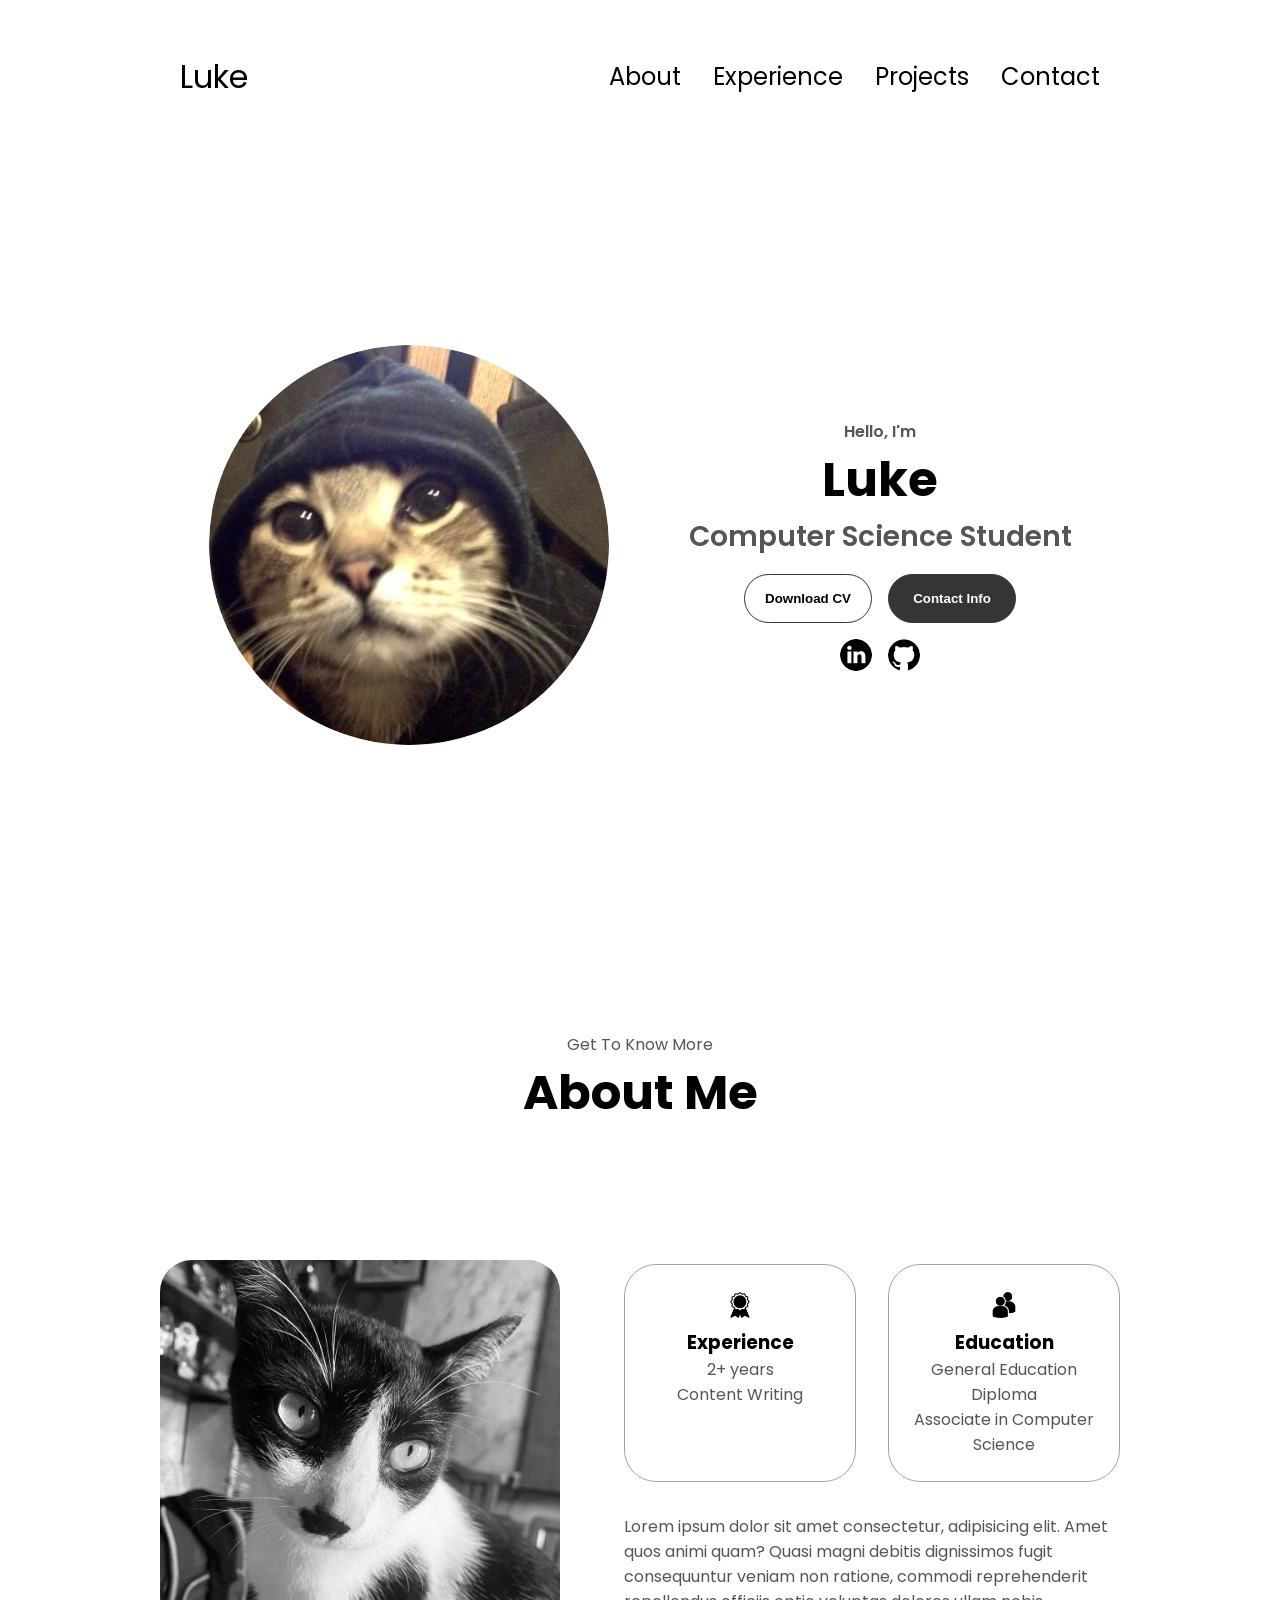
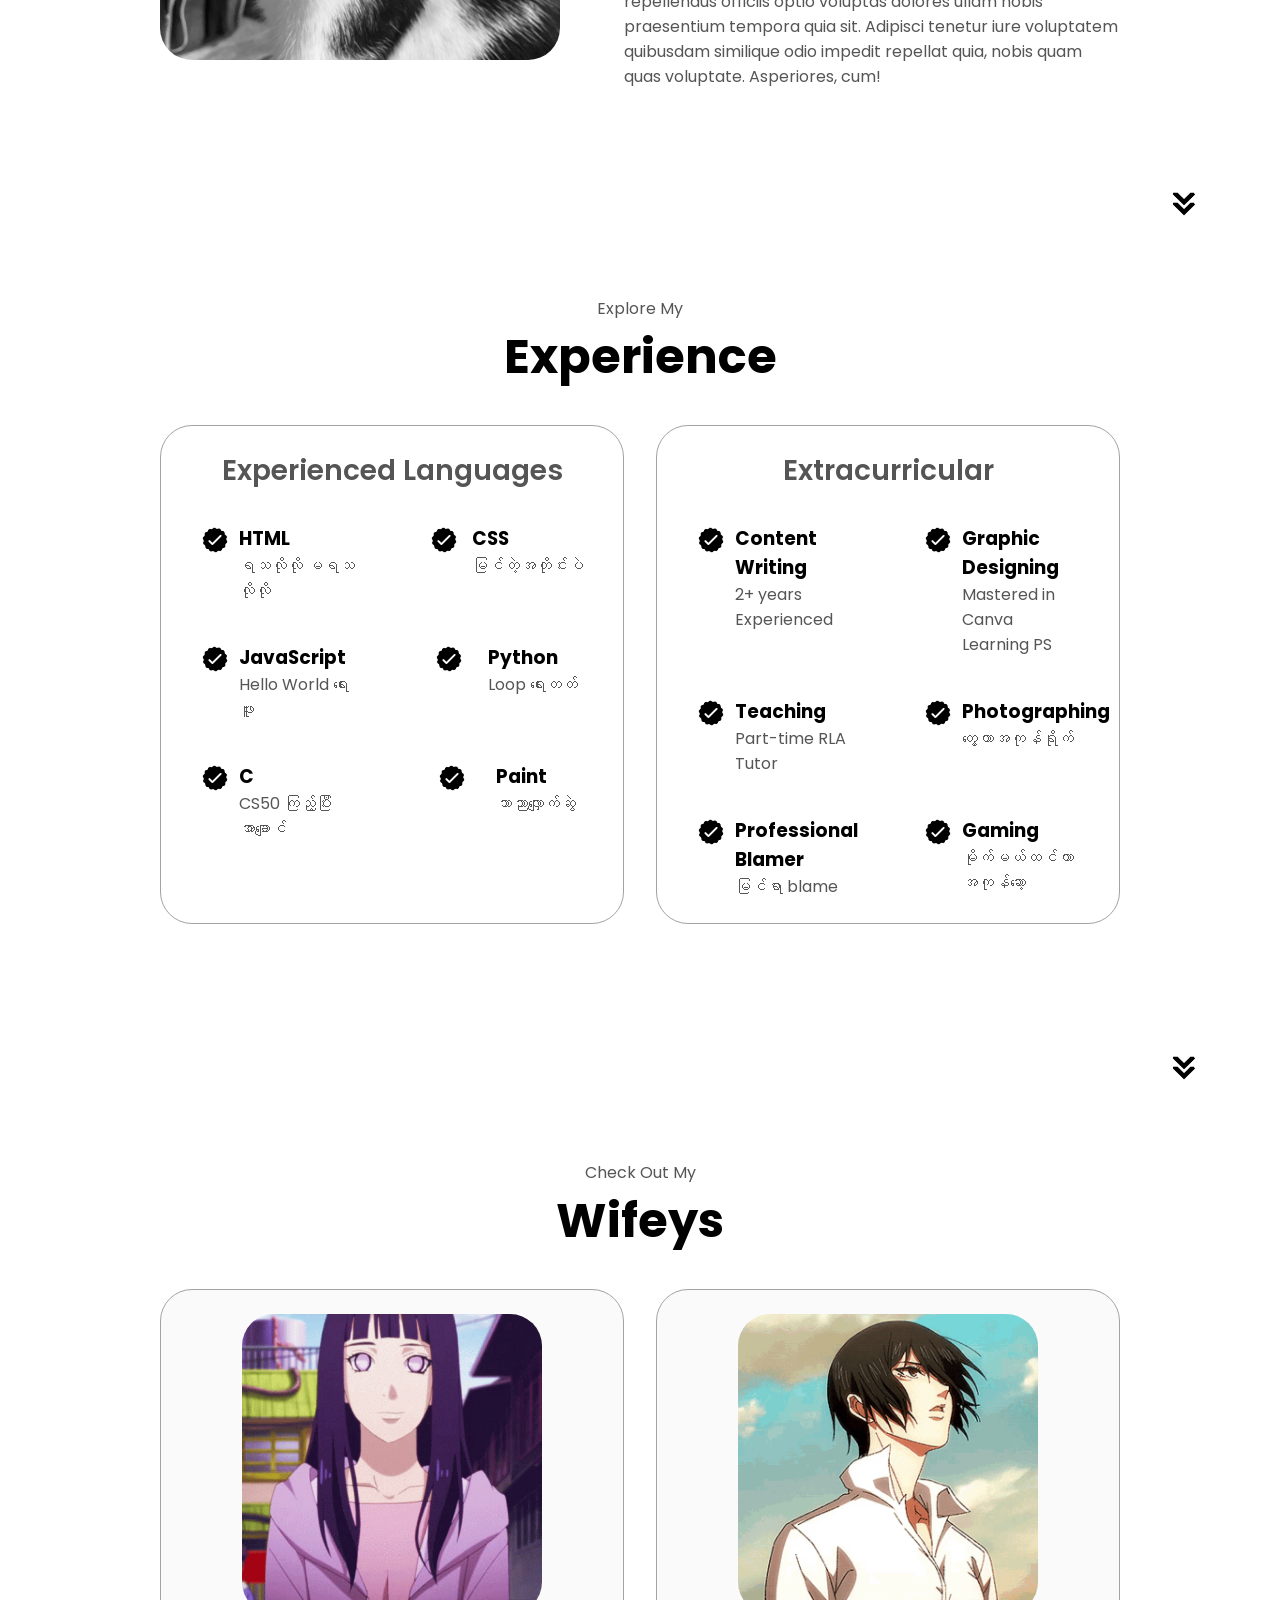
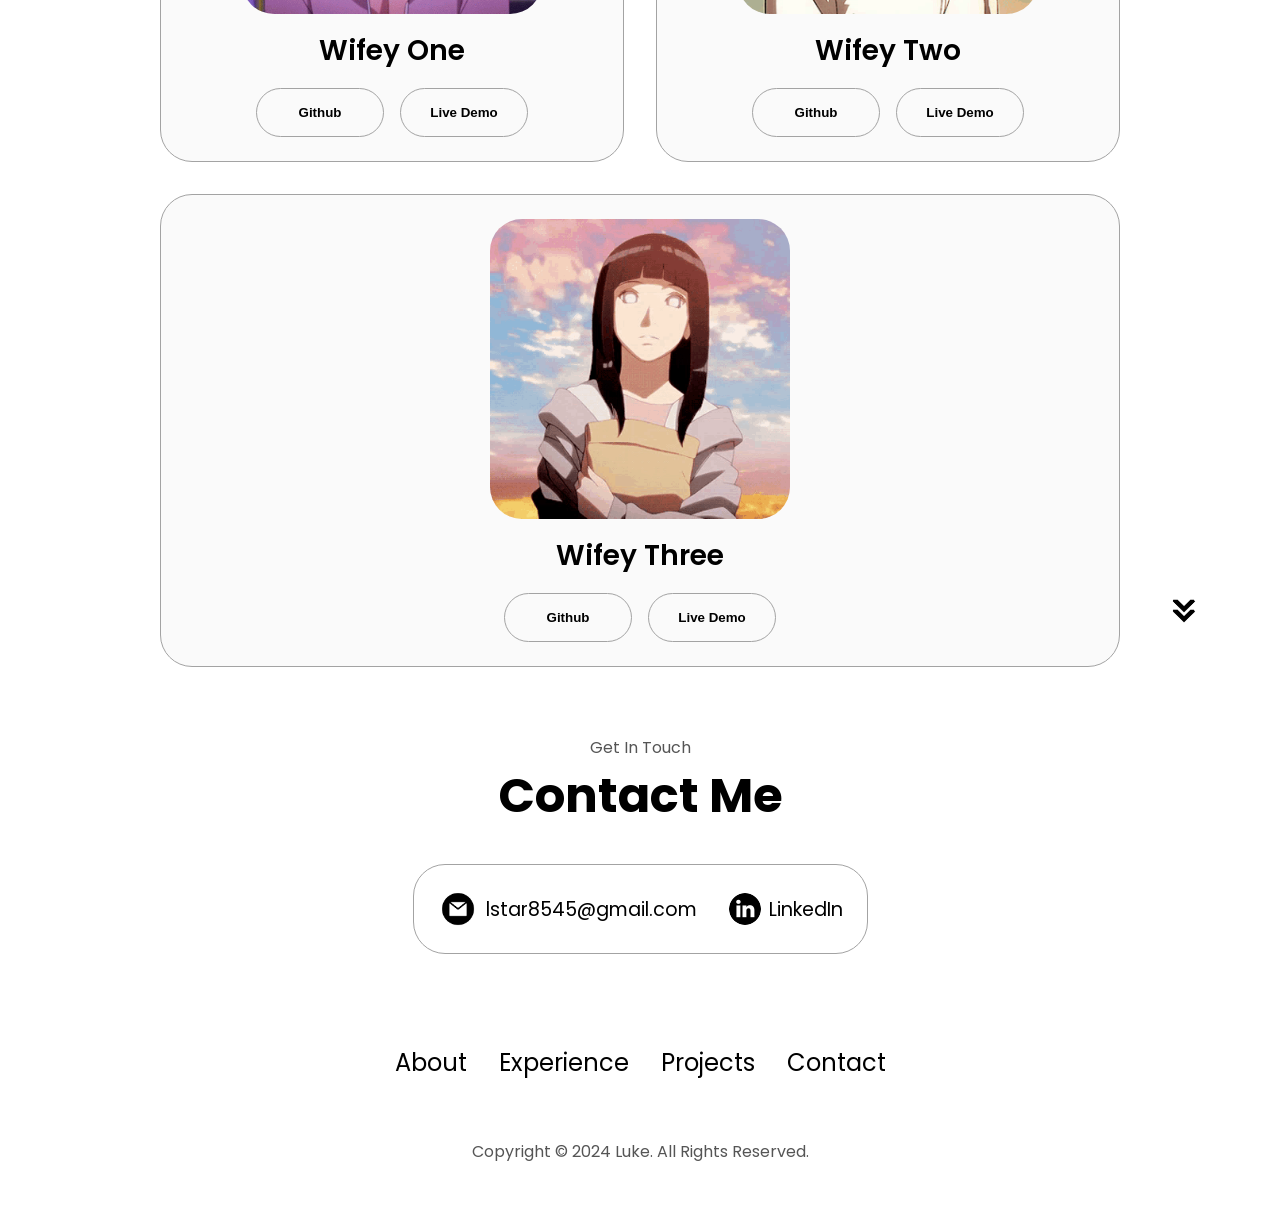
<file: indeex.html>
<!DOCTYPE html>
<html lang="en">
<head>
    <meta charset="UTF-8">
    <meta name="viewport" content="width=device-width, initial-scale=1.0">
    <title>My Portfolio</title>
    <link rel="stylesheet" href="style.css">
    <link rel="stylesheet" href="mediaqueries.css">
</head>
<body>
    <nav id="desktop-nav">
        <div class="logo">Luke</div>
        <div>
            <ul class="nav-links">
                <li><a href="#about">About</a></li>
                <li><a href="#experience">Experience</a></li>
                <li><a href="#projects">Projects</a></li>
                <li><a href="#contact">Contact</a></li>
            </ul>
        </div>
    </nav>
    <nav id="hamburger-nav">
    <div class="logo">Luke</div>
    <div class="hamburger-menu">
        <div class="hamburger-icon" onclick="toggleMenu()">
            <span></span>
            <span></span>
            <span></span>
        </div>
        <div class="menu-links">
            <li><a href="#about" onclick="toggleMenu()">About</a></li>
            <li><a href="#experience" onclick="toggleMenu()">Experience</a></li>
            <li><a href="#projects" onclick="toggleMenu()">Projects</a></li>
            <li><a href="#contact" onclick="toggleMenu()">Contact</a></li>
        </div>
    </div>
</nav>
<section id="profile">
    <div class="section__pic-container">
    <img src="./assets/me.png" alt="Luke Profile Picture">
</div>
<div class="section__text">
    <p class="section__text__p1">Hello, I'm</p>
    <h1 class="title">Luke</h1>
    <p class="section__text__p2">Computer Science Student</p>
    <div class="btn-container">
        <button class="btn btn-color-2" onclick="window.open('./assets/my-cv.pdf')">Download CV</button>
        <button class="btn btn-color-1" onclick="location.href='#contact'">Contact Info</button>
    </div>
    <div id="socials-container">
        <img src="./assets/linkedin.png" alt="My LinkedIn profile" class="icon" onclick="location.href='https://www.linkedin.com/in/kyail-nay-la-70534627b/'"/>
        <img src="./assets/github.png" alt="My Github profile" class="icon" onclick="location.href='https://github.com/lukestarkyail'"/>
    </div>
</div> 
</section>
<section id="about">
    <p class="section__text__p1">Get To Know More</p>
    <h1 class="title">About Me</h1>
    <div class="section-container">
        <div class="section__pic-container">
            <img src="./assets/photo_2024-12-26_03-11-07.jpg" alt="Profile Picture" class="about-pic"/>
        </div>
        <div class="about-details-container">
            <div class="about-containers">
                <div class="details-container">
                    <img src="/assets/experience.png" alt="Experience Icon" class="icon">
                    <h3>Experience</h3>
                    <p>2+ years <br>Content Writing</p>
                </div>
                <div class="details-container">
                    <img src="/assets/education.png" alt="Education Icon" class="icon">
                    <h3>Education</h3>
                    <p>General Education Diploma<br/> Associate in Computer Science</p>
                </div>
            </div>
            <div class="text-container">
                <p>Lorem ipsum dolor sit amet consectetur, adipisicing elit. Amet quos animi quam? Quasi magni debitis dignissimos fugit consequuntur veniam non ratione, commodi reprehenderit repellendus officiis optio voluptas dolores ullam nobis praesentium tempora quia sit. Adipisci tenetur iure voluptatem quibusdam similique odio impedit repellat quia, nobis quam quas voluptate. Asperiores, cum!</p>
            </div>
        </div>
    </div>
    <img src="./assets/arrow.png" alt="Arrow icon" class="icon arrow" onclick="location.href='#experience'"/>
</section>
<section id="experience">
    <p class="section__text__p1">Explore My</p>
    <h1 class="title">Experience</h1>
    <div Class="experience-deatils-container">
        <div class="about-containers">
            <div class="details-container">
                <h2 class="experience-sub-tittle">Experienced Languages</h2>
                <div class="article-container">
                    <article>
                        <img src="/assets/checkmark.png" alt="Experience Icon" class="icon"/>
                        <div>
                            <h3>HTML</h3>
                            <p>ရသလိုလို မရသလိုလို</p>
                        </div>
                    </article>
                    <article>
                        <img src="/assets/checkmark.png" alt="Experience Icon" class="icon"/>
                        <div>
                            <h3>CSS</h3>
                            <p>မြင်တဲ့အတိုင်းပဲ</p>
                        </div>
                    </article>
                    <article>
                        <img src="/assets/checkmark.png" alt="Experience Icon" class="icon"/>
                        <div>
                            <h3>JavaScript</h3>
                            <p>Hello World ‌ရေးဖူး</p>
                        </div>
                    </article>
                    <article>
                        <img src="/assets/checkmark.png" alt="Experience Icon" class="icon"/>
                        <div>
                            <h3>Python</h3>
                            <p>Loop ရေးတတ်</p>
                        </div>
                    </article>
                    <article>
                        <img src="/assets/checkmark.png" alt="Experience Icon" class="icon"/>
                        <div>
                            <h3>C</h3>
                            <p>CS50 ကြည့်ပြီးအာ‌ချောင်</p>
                        </div>
                    </article>
                    <article>
                        <img src="/assets/checkmark.png" alt="Experience Icon" class="icon"/>
                        <div>
                            <h3>Paint</h3>
                            <p>ဘာညာလျှောက်ဆွဲ</p>
                        </div>
                    </article>
                </div>
            </div>
            <div class="details-container">
                <h2 class="experience-sub-tittle">Extracurricular</h2>
                <div class="article-container">
                    <article>
                        <img src="/assets/checkmark.png" alt="Experience Icon" class="icon"/>
                        <div>
                            <h3>Content Writing</h3>
                            <p>2+ years Experienced</p>
                        </div>
                    </article>
                    <article>
                        <img src="/assets/checkmark.png" alt="Experience Icon" class="icon"/>
                        <div>
                            <h3>Graphic Designing</h3>
                            <p>Mastered in Canva <br>Learning PS</p>
                        </div>
                    </article>
                    <article>
                        <img src="/assets/checkmark.png" alt="Experience Icon" class="icon"/>
                        <div>
                            <h3>Teaching</h3>
                            <p>Part-time RLA Tutor</p>
                        </div>
                    </article>
                    <article>
                        <img src="/assets/checkmark.png" alt="Experience Icon" class="icon"/>
                        <div>
                            <h3>Photographing</h3>
                            <p>တွေ့တာအကုန်ရိုက်</p>
                        </div>
                    </article>
                    <article>
                        <img src="/assets/checkmark.png" alt="Experience Icon" class="icon"/>
                        <div>
                            <h3>Professional Blamer</h3>
                            <p>မြင်ရာ blame</p>
                        </div>
                    </article>
                    <article>
                        <img src="/assets/checkmark.png" alt="Experience Icon" class="icon"/>
                        <div>
                            <h3>Gaming</h3>
                            <p>မိုက်မယ်ထင်တာ အကုန်ဆော့</p>
                        </div>
                    </article>
                </div>
            </div>
        </div>
    </div>
    <img src="./assets/arrow.png" alt="Arrow icon" class="icon arrow" onclick="location.href='#projects'"/>
</section>
<section id="projects">
    <p class="section__text__p1">Check Out My</p>
    <h1 class="title">Wifeys</h1>
    <div class="experience-deatils-container">
        <div class="about-containers">
        <div class="details-container color-container">
            <div class="article-container">
                <img src="/assets/hinata.gif" alt="Project 1" class="project-img size"/>
            </div>
            <h2 class="experience-sub-tittle project-title">Wifey One</h2>
            <div class="btn-container">
                <button class="btn btn-color-2 project-btn" onclick="location.href='https://giphy.com/gifs/giphyqa-xUStFKHmuFPYk'">Github</button>
                <button class="btn btn-color-2 project-btn" onclick="location.href='https://giphy.com/gifs/giphyqa-xUStFKHmuFPYk'">Live Demo</button>
            </div>
    </div>
        <div class="details-container color-container">
            <div class="article-container">
                <img src="/assets/mikasa.gif" alt="Project 2" class="project-img size"/>
            </div>
            <h2 class="experience-sub-tittle project-title">Wifey Two</h2>
            <div class="btn-container">
                <button class="btn btn-color-2 project-btn" onclick="location.href='https://giphy.com/gifs/cat-kisses-hugs-MDJ9IbxxvDUQM'">Github</button>
                <button class="btn btn-color-2 project-btn" onclick="location.href='https://giphy.com/gifs/cat-kisses-hugs-MDJ9IbxxvDUQM'">Live Demo</button>
            </div>
    </div>
        <div class="details-container color-container">
            <div class="article-container">
                <img src="/assets/hinata2.gif" alt="Project 3" class="project-img size"/>
            </div>
            <h2 class="experience-sub-tittle project-title">Wifey Three</h2>
            <div class="btn-container">
                <button class="btn btn-color-2 project-btn" onclick="location.href='https://giphy.com/gifs/giphyqa-xUStFKHmuFPYk'">Github</button>
                <button class="btn btn-color-2 project-btn" onclick="location.href='https://giphy.com/gifs/cat-kisses-hugs-MDJ9IbxxvDUQM'">Live Demo</button>
            </div>
        </div>
    </div>
    <img src="./assets/arrow.png" alt="Arrow icon" class="icon arrow" onclick="location.href='#contact'"/>
</section>
<section id="contact">
    <p class="section__text__p1">Get In Touch</p>
    <h1 class="title">Contact Me</h1>
    <div class="contact-info-upper-container">
        <div class="contact-info-container">
            <img src="/assets/email.png" alt="Email Icon" class="contact-icon extra"/>
            <p><a href="mailto:lstar8545@gmail.com">lstar8545@gmail.com</a></p>
        </div>
        <div class="contact-info-container">
            <img src="/assets/linkedin.png" alt="LinkedIn Icon" class="contact-icon"/>
            <p><a href="https://www.linkedin.com/in/kyail-nay-la-70534627b/">LinkedIn</a></p>
        </div>
    </div>

</section>
<footer>
    <nav>
        <div class="nav-links-container">
            <ul class="nav-links">
                <li><a href="#about">About</a></li>
                <li><a href="#experience">Experience</a></li>
                <li><a href="#projects">Projects</a></li>
                <li><a href="#contact">Contact</a></li>
            </ul>
        </div>
    </nav>
    <p>Copyright &#169; 2024 Luke. All Rights Reserved.</p>
</footer>
    <script src="script.js"></script>
</body>
</html>
</file>
<file: style.css>
/* GENERAL */

@import url('https://fonts.googleapis.com/css2?family=Poppins:ital,wght@0,100;0,200;0,300;0,400;0,500;0,600;0,700;0,800;0,900;1,100;1,200;1,300;1,400;1,500;1,600;1,700;1,800;1,900&display=swap');


*{
    margin: 0;
    padding: 0;
}

body {
    font-family: "Poppins", serif;
}

html {
    scroll-behavior: smooth;
}

p {
    color: rgb(85,85,85);
}

/* TRANSITION */

a, .btn {
    transition: all 300ms ease;
}

/* DESKTOP NAV */

nav, 
.nav-links {
    display: flex;
}

nav {
    justify-content: space-around;
    align-items: center;
    height: 17vh;
}

.nav-links {
    gap: 2rem;
    list-style: none;
    font-size: 1.5rem;
}

a {
    color: black;
    text-decoration: none;
    text-decoration-color: white;
}

a:hover {
    color: grey;
    text-decoration: underline;
    text-underline-offset: 1rem; 
    text-decoration-color: rgb(181, 181, 181);
}

.logo {
    font-size: 2rem;
}

.logo:hover {
    cursor: default;
}

/* HAMBURGER MENU */

#hamburger-nav {
    display: none;
}

.hamburger-menu {
    position: relative;
    display: inline-block;
}

.hamburger-icon {
    display: flex;
    flex-direction: column;
    justify-content: space-between;
    height: 24px;
    width: 30px;
    cursor: pointer;
}

.hamburger-icon span {
    width: 100%;
    height: 2px;
    background-color: black;
    transition: all 0.3 ease-in-out;
}

.menu-links {
    position: absolute;
    top: 100%;
    right: 0%;
    background-color: white;
    width: fit-content;
    max-height: 0;
    overflow: hidden;
    transition: all 0.3 ease-in-out;
}

.menu-links a {
    display: block;
    padding: 10px;
    text-align: center;
    font-size: 1.5rem;
    color: black;
    text-decoration: none;
    transition: all 0.3 ease-in-out;
}

.menu-links li {
    list-style-type: none;   
}

.menu-links.open {
    max-height: 300px;
}

.hamburger-icon.open span:first-child {
    transform: rotate(45deg) translate(10px, 5px);
}

.hamburger-icon.open span:nth-child(2) {
    opacity: 0;
}

.hamburger-icon.open span:last-child {
    transform: rotate(-45deg) translate(10px, -5px);
}

.hamburger-icon span:first-child {
    transform: none;
}

.hamburger-icon span:first-child {
    opacity: 1;
}

.hamburger-icon span:first-child {
    transform: none;
}

/* SECTIONS */

section {
    padding-top: 4vh;
    height: 96vh;
    margin: 0 10rem;
    box-sizing: border-box;
    min-height: fit-content;
}

.section-container {
    display: flex;
}

/* PRFOILE SECTION */
img {
    border-radius: 50%;
  }

#profile {
    display: flex;
    justify-content: center;
    gap: 5rem;
    height: 80vh;
}

.section__pic-container {
    display: flex;
    height: 400px;
    width: 400px;
    margin: auto 0;
}

.section__text {
    align-self: center;
    text-align: center;   
}

.section__text p {
    font-weight: 600;
}

.section__text__p1 {
    text-align: center;
}

.section__text__p2 {
    font-size: 1.75rem;
    margin-bottom: 1rem;
}

.title {
    font-size: 3rem;
    text-align: center
}

#socials-container {
    display: flex;
    justify-content: center;
    margin-top: 1rem;
    gap: 1rem
}

/* ICONS */

.icon {
    cursor: pointer;
    height: 2rem;
}

/* BUTTONS */

.btn-container {
    display: flex;
    justify-content: center;
    gap: 1rem;
}

.btn {
    font-weight: 600;
    transition: all 300ms ease;
    padding: 1rem;
    width: 8rem;
    border-radius: 2rem;
}

.btn-color-1,
.btn-color-2 {
    border: rgb(53, 53, 53) 0.1rem solid;

}

.btn-color-1:hover,
.btn-color-2:hover {
    cursor: pointer;
}

.btn-color-1,
.btn-color-2:hover {
    background: rgb(53, 53, 53);
    color: white;
}

.btn-color-1:hover {
    background: rgb(0, 0, 0);
}

.btn-color-2 {
    background: none;
}

.btn-color-2:hover {
    background: rgb(255, 255, 255) 0.1rem solid;
}

.btn-container {
    gap: 1rem;
}

/* ABOUT SECTION */

#about {
    position: relative;
}

.about-containers {
    gap: 2rem;
    margin-bottom: 2rem;
    margin-top: 2rem;
}

.about-details-container {
    justify-content: center;
    flex-direction: column;
}

.about-containers, 
.about-details-container {
    display: flex;
}

.about-pic {
    border-radius: 2rem;
}

.arrow {
    position: absolute;
    right: -5rem;
    bottom: 2.5rem;
}

.details-container {
    padding: 1.5rem;
    flex: 1;
    background: white;
    border-radius: 2rem;
    border: rgb(53, 53, 53) 0.1rem solid;
    border-color: rgb(163, 163, 163);
    text-align: center;
}

.section-container {
    gap: 4rem;
    height: 80%;
}

.section__pic-container {
    height: 400px;
    width: 400px;
    margin: auto 0;
}

/* Experience SECTION */

#experience {
    position: relative;
}

.experience-sub-tittle {
    color: rgb(85,85,85);
    font-weight: 600;
    font-size: 1.75rem;
    margin-bottom: 2rem;
}

.experience-details-container {
    display: flex;
    justify-content: center;
    flex-direction: column;    
}

.article-container {
    display: flex;
    text-align: initial;
    flex-wrap: wrap;
    flex-direction: row;
    gap: 2.5rem;
    justify-content: space-around;
}

article {
    display: flex;
    width: 10rem;
    justify-content: space-around;
    gap: 0.5rem;
}

article .icon {
    cursor: default;   
}

/* PROJECTS SECTION */

#projects {
    position: relative;
}

.color-container {
    border-color: rgb(163, 163, 163);
    background: rgb(250, 250, 250);
}

.project-img {
    border-radius: 2rem;
    width: 90%;
    height: 90%;
}

.project-title {
    margin: 1rem;
    color: black;
}

.project-btn {
    color: black;
    border-color: rgb(163, 163, 163);
}

.size {
    width: 300px; /* Set the desired width */
    height: 300px; /* Set the desired height */
}

/* CONTACT */

#contact {
    display: flex;
    justify-content: center;
    flex-direction: column;
    height: 70vh;
}

.contact-info-upper-container {
    display: flex;
    justify-content: center;
    border-radius: 2rem;
    border: rgb(53, 53, 53) 0.1rem solid;
    border-color: rgb(163, 163, 163);
    background: (250, 250, 250);
    margin: 2rem auto;
    padding: 0.5rem;
}

.contact-info-container {
    display: flex;
    align-items: center;
    justify-content: center;
    gap: 0.5rem;
    margin: 1rem;
}

.contact-info-container p {
    font-size: larger;
}

.contact-icon {
    cursor: default;
    height: 2rem;
}

.extra {
    height: 2.5rem;
}

/* FOOTER */

footer {
    height: 26vh;
    margin: 0 1rem;
}

footer p {
    text-align: center;
}
</file>
<file: mediaqueries.css>
@media screen and (max-width: 1400px) {
    #profile {
      height: 83vh;
      margin-bottom: 6rem;
    }
    .about-containers {
      flex-wrap: wrap;
    }
    #contact,
    #projects {
      height: fit-content;
    }
  }
  
  @media screen and (max-width: 1200px) {
    #desktop-nav {
      display: none;
    }
    #hamburger-nav {
      display: flex;
    }
    #experience,
    .experience-details-container {
      margin-top: 2rem;
    }
    #profile,
    .section-container {
      display: block;
    }
    .arrow {
      display: none;
    }
    section,
    .section-container {
      height: fit-content;
    }
    section {
      margin: 0 5%;
    }
    .section__pic-container {
      width: 275px;
      height: 275px;
      margin: 0 auto 2rem;
    }
    .about-containers {
      margin-top: 0;
    }
  }
  
  @media screen and (max-width: 600px) {
    #contact,
    footer {
      height: 40vh;
    }
    #profile {
      height: 83vh;
      margin-bottom: 0;
    }
    article {
      font-size: 1rem;
    }
    footer nav {
      height: fit-content;
      margin-bottom: 2rem;
    }
    .about-containers,
    .contact-info-upper-container,
    .btn-container {
      flex-wrap: wrap;
    }
    .contact-info-container {
      margin: 0;
    }
    .contact-info-container p,
    .nav-links li a {
      font-size: 1rem;
    }
    .experience-sub-title {
      font-size: 1.25rem;
    }
    .logo {
      font-size: 1.5rem;
    }
    .nav-links {
      flex-direction: column;
      gap: 0.5rem;
      text-align: center;
    }
    .section__pic-container {
      width: auto;
      height: 46vw;
      justify-content: center;
    }
    .section__text__p2 {
      font-size: 1.25rem;
    }
    .title {
      font-size: 2rem;
    }
    .text-container {
      text-align: justify;
    }
  }
</file>
